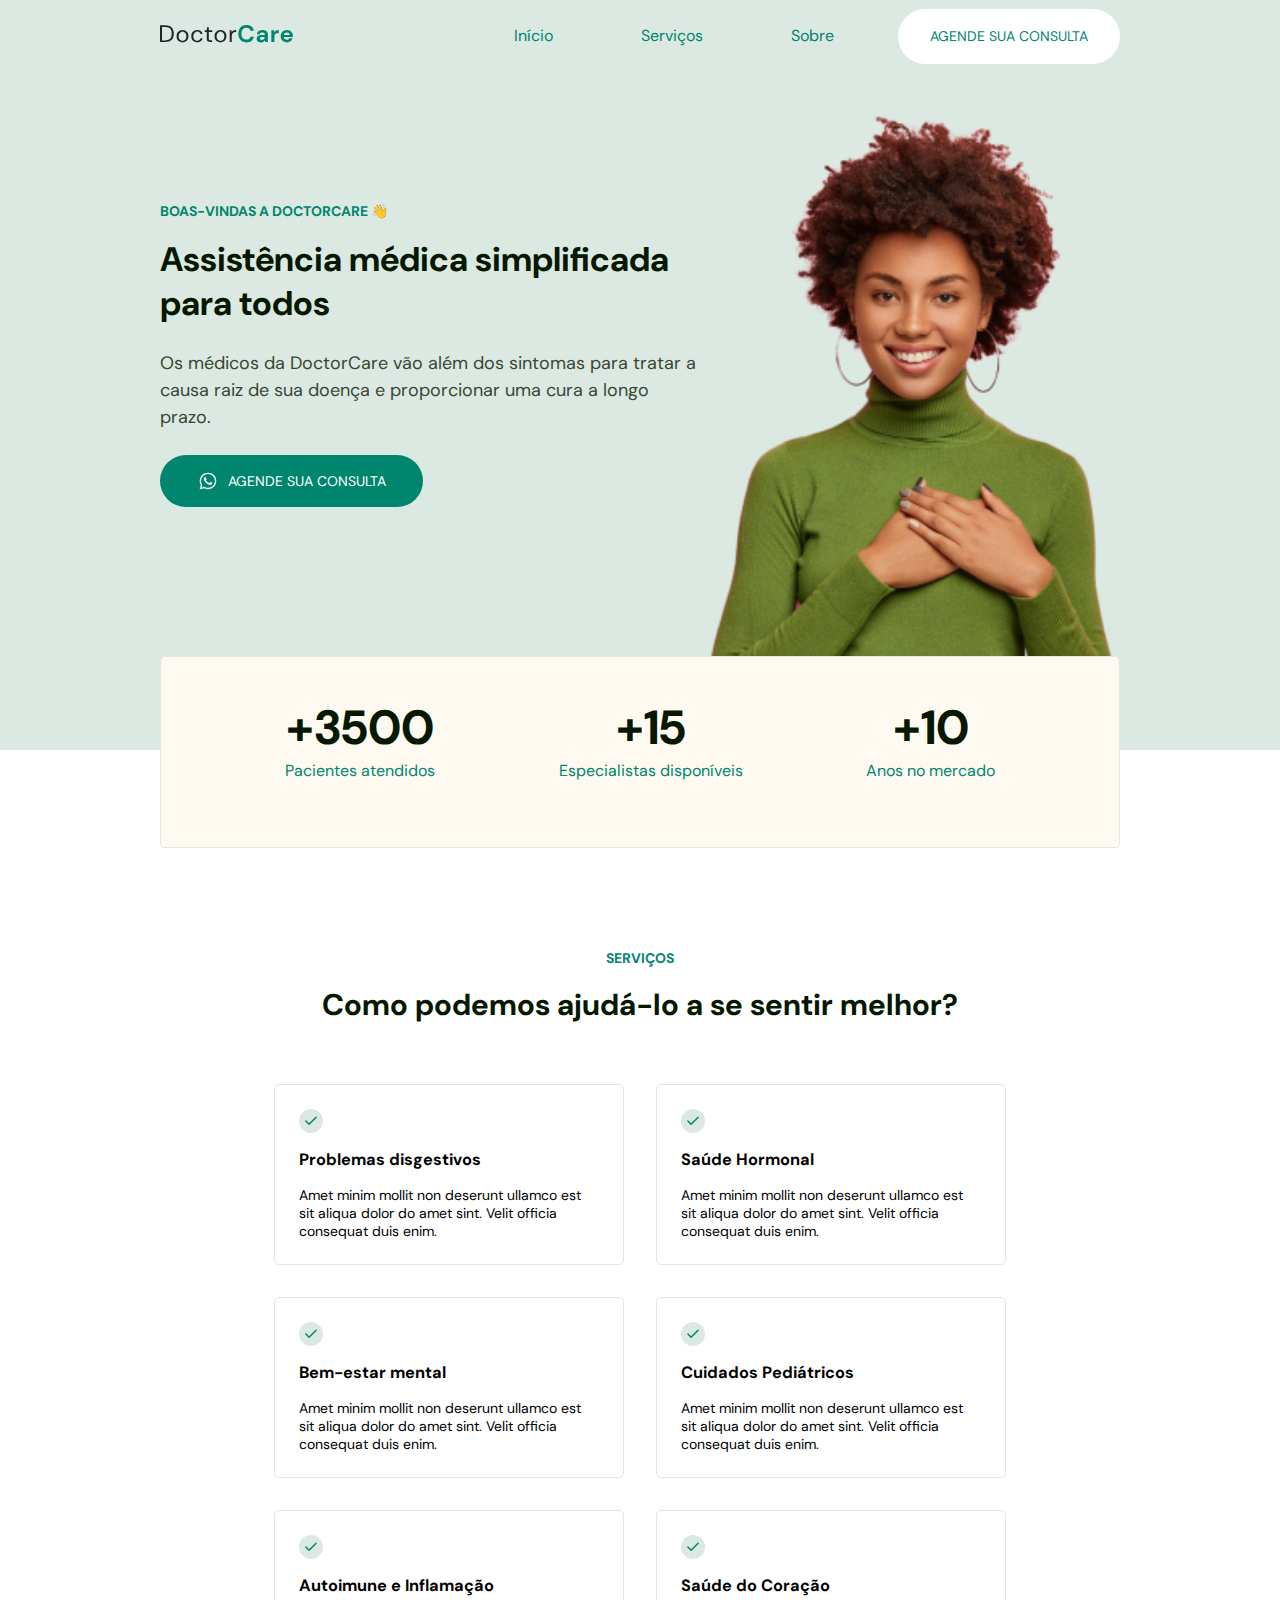
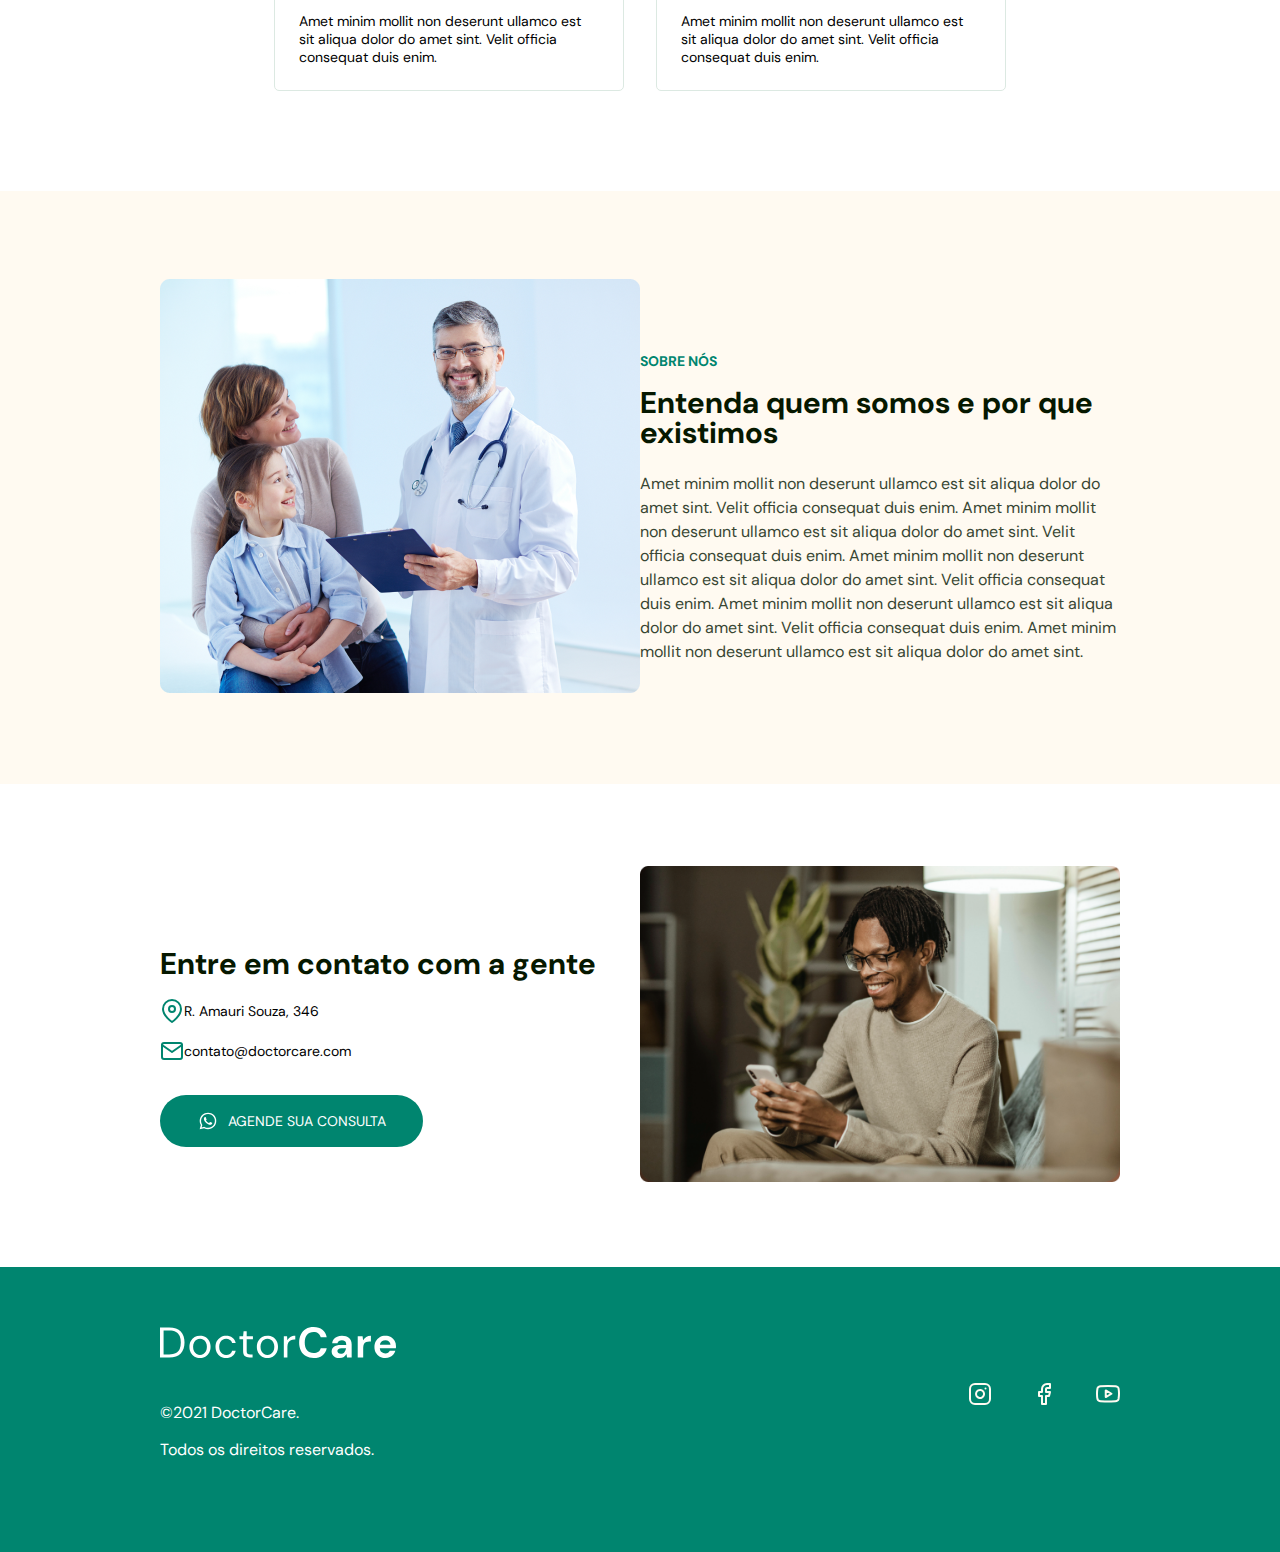
<file: index.html>
<!DOCTYPE html>
<html lang="pt-BR">
<head>
    <meta charset="UTF-8">
    <meta http-equiv="X-UA-Compatible" content="IE=edge">
    <meta name="viewport" content="width=device-width, initial-scale=1.0">
    <link rel="stylesheet" href="styles/style.css">
    <link rel="preconnect" href="https://fonts.googleapis.com">
    <link rel="preconnect" href="https://fonts.gstatic.com" crossorigin>
    <link href="https://fonts.googleapis.com/css2?family=DM+Sans:wght@400;700&family=Miltonian+Tattoo&family=Roboto:wght@400;700&family=Space+Mono&display=swap" rel="stylesheet">
    <title>DoctorCare</title>
</head>
<body class="">
    <div class="bg-light"></div>
    
    <nav>
        <div class="container">
            <a href="#home" class="logo">
                <svg width="133" height="18" viewBox="0 0 133 18" fill="none" xmlns="http://www.w3.org/2000/svg">
                    <path d="M0 17.088V0.287999H5.16C8.12 0.287999 10.296 1.04 11.688 2.544C13.096 4.048 13.8 6.112 13.8 8.736C13.8 11.312 13.096 13.352 11.688 14.856C10.296 16.344 8.12 17.088 5.16 17.088H0ZM2.016 15.408H5.112C6.744 15.408 8.04 15.144 9 14.616C9.976 14.072 10.672 13.304 11.088 12.312C11.504 11.304 11.712 10.112 11.712 8.736C11.712 7.328 11.504 6.12 11.088 5.112C10.672 4.104 9.976 3.328 9 2.784C8.04 2.24 6.744 1.968 5.112 1.968H2.016V15.408Z" fill="#212529"/>
                    <path d="M22.4949 17.376C21.3749 17.376 20.3669 17.12 19.4709 16.608C18.5749 16.096 17.8629 15.376 17.3349 14.448C16.8229 13.504 16.5669 12.4 16.5669 11.136C16.5669 9.872 16.8309 8.776 17.3589 7.848C17.8869 6.904 18.5989 6.176 19.4949 5.664C20.4069 5.152 21.4229 4.896 22.5429 4.896C23.6629 4.896 24.6709 5.152 25.5669 5.664C26.4629 6.176 27.1669 6.904 27.6789 7.848C28.2069 8.776 28.4709 9.872 28.4709 11.136C28.4709 12.4 28.2069 13.504 27.6789 14.448C27.1509 15.376 26.4309 16.096 25.5189 16.608C24.6229 17.12 23.6149 17.376 22.4949 17.376ZM22.4949 15.648C23.1829 15.648 23.8229 15.48 24.4149 15.144C25.0069 14.808 25.4869 14.304 25.8549 13.632C26.2229 12.96 26.4069 12.128 26.4069 11.136C26.4069 10.144 26.2229 9.312 25.8549 8.64C25.5029 7.968 25.0309 7.464 24.4389 7.128C23.8469 6.792 23.2149 6.624 22.5429 6.624C21.8549 6.624 21.2149 6.792 20.6229 7.128C20.0309 7.464 19.5509 7.968 19.1829 8.64C18.8149 9.312 18.6309 10.144 18.6309 11.136C18.6309 12.128 18.8149 12.96 19.1829 13.632C19.5509 14.304 20.0229 14.808 20.5989 15.144C21.1909 15.48 21.8229 15.648 22.4949 15.648Z" fill="#212529"/>
                    <path d="M37.2261 17.376C36.0901 17.376 35.0661 17.12 34.1541 16.608C33.2581 16.08 32.5461 15.352 32.0181 14.424C31.5061 13.48 31.2501 12.384 31.2501 11.136C31.2501 9.888 31.5061 8.8 32.0181 7.872C32.5461 6.928 33.2581 6.2 34.1541 5.688C35.0661 5.16 36.0901 4.896 37.2261 4.896C38.6341 4.896 39.8181 5.264 40.7781 6C41.7541 6.736 42.3701 7.72 42.6261 8.952H40.5621C40.4021 8.216 40.0101 7.648 39.3861 7.248C38.7621 6.832 38.0341 6.624 37.2021 6.624C36.5301 6.624 35.8981 6.792 35.3061 7.128C34.7141 7.464 34.2341 7.968 33.8661 8.64C33.4981 9.312 33.3141 10.144 33.3141 11.136C33.3141 12.128 33.4981 12.96 33.8661 13.632C34.2341 14.304 34.7141 14.816 35.3061 15.168C35.8981 15.504 36.5301 15.672 37.2021 15.672C38.0341 15.672 38.7621 15.472 39.3861 15.072C40.0101 14.656 40.4021 14.072 40.5621 13.32H42.6261C42.3861 14.52 41.7781 15.496 40.8021 16.248C39.8261 17 38.6341 17.376 37.2261 17.376Z" fill="#212529"/>
                    <path d="M50.2974 17.088C49.2094 17.088 48.3534 16.824 47.7294 16.296C47.1054 15.768 46.7934 14.816 46.7934 13.44V6.888H44.7294V5.184H46.7934L47.0574 2.328H48.8094V5.184H52.3134V6.888H48.8094V13.44C48.8094 14.192 48.9614 14.704 49.2654 14.976C49.5694 15.232 50.1054 15.36 50.8734 15.36H52.1214V17.088H50.2974Z" fill="#212529"/>
                    <path d="M60.4506 17.376C59.3306 17.376 58.3226 17.12 57.4266 16.608C56.5306 16.096 55.8186 15.376 55.2906 14.448C54.7786 13.504 54.5226 12.4 54.5226 11.136C54.5226 9.872 54.7866 8.776 55.3146 7.848C55.8426 6.904 56.5546 6.176 57.4506 5.664C58.3626 5.152 59.3786 4.896 60.4986 4.896C61.6186 4.896 62.6266 5.152 63.5226 5.664C64.4186 6.176 65.1226 6.904 65.6346 7.848C66.1626 8.776 66.4266 9.872 66.4266 11.136C66.4266 12.4 66.1626 13.504 65.6346 14.448C65.1066 15.376 64.3866 16.096 63.4746 16.608C62.5786 17.12 61.5706 17.376 60.4506 17.376ZM60.4506 15.648C61.1386 15.648 61.7786 15.48 62.3706 15.144C62.9626 14.808 63.4426 14.304 63.8106 13.632C64.1786 12.96 64.3626 12.128 64.3626 11.136C64.3626 10.144 64.1786 9.312 63.8106 8.64C63.4586 7.968 62.9866 7.464 62.3946 7.128C61.8026 6.792 61.1706 6.624 60.4986 6.624C59.8106 6.624 59.1706 6.792 58.5786 7.128C57.9866 7.464 57.5066 7.968 57.1386 8.64C56.7706 9.312 56.5866 10.144 56.5866 11.136C56.5866 12.128 56.7706 12.96 57.1386 13.632C57.5066 14.304 57.9786 14.808 58.5546 15.144C59.1466 15.48 59.7786 15.648 60.4506 15.648Z" fill="#212529"/>
                    <path d="M69.7097 17.088V5.184H71.5337L71.7017 7.464C72.0697 6.68 72.6297 6.056 73.3817 5.592C74.1337 5.128 75.0617 4.896 76.1657 4.896V7.008H75.6137C74.9097 7.008 74.2617 7.136 73.6697 7.392C73.0777 7.632 72.6057 8.048 72.2537 8.64C71.9017 9.232 71.7257 10.048 71.7257 11.088V17.088H69.7097Z" fill="#212529"/>
                    <path d="M86.4924 17.376C84.7964 17.376 83.3404 17.016 82.1244 16.296C80.9084 15.56 79.9724 14.544 79.3164 13.248C78.6604 11.936 78.3324 10.424 78.3324 8.712C78.3324 7 78.6604 5.488 79.3164 4.176C79.9724 2.864 80.9084 1.84 82.1244 1.104C83.3404 0.368 84.7964 0 86.4924 0C88.5084 0 90.1564 0.504 91.4364 1.512C92.7324 2.504 93.5404 3.904 93.8604 5.712H90.4764C90.2684 4.8 89.8204 4.088 89.1324 3.576C88.4604 3.048 87.5644 2.784 86.4444 2.784C84.8924 2.784 83.6764 3.312 82.7964 4.368C81.9164 5.424 81.4764 6.872 81.4764 8.712C81.4764 10.552 81.9164 12 82.7964 13.056C83.6764 14.096 84.8924 14.616 86.4444 14.616C87.5644 14.616 88.4604 14.376 89.1324 13.896C89.8204 13.4 90.2684 12.72 90.4764 11.856H93.8604C93.5404 13.584 92.7324 14.936 91.4364 15.912C90.1564 16.888 88.5084 17.376 86.4924 17.376Z" fill="#00856F"/>
                    <path d="M101.092 17.376C100.068 17.376 99.2278 17.216 98.5718 16.896C97.9158 16.56 97.4277 16.12 97.1077 15.576C96.7878 15.032 96.6278 14.432 96.6278 13.776C96.6278 12.672 97.0598 11.776 97.9238 11.088C98.7878 10.4 100.084 10.056 101.812 10.056H104.836V9.768C104.836 8.952 104.604 8.352 104.14 7.968C103.676 7.584 103.1 7.392 102.412 7.392C101.788 7.392 101.244 7.544 100.78 7.848C100.316 8.136 100.028 8.568 99.9157 9.144H96.9157C96.9958 8.28 97.2837 7.528 97.7797 6.888C98.2917 6.248 98.9477 5.76 99.7477 5.424C100.548 5.072 101.444 4.896 102.436 4.896C104.132 4.896 105.468 5.32 106.444 6.168C107.42 7.016 107.908 8.216 107.908 9.768V17.088H105.292L105.004 15.168C104.652 15.808 104.156 16.336 103.516 16.752C102.892 17.168 102.084 17.376 101.092 17.376ZM101.788 14.976C102.668 14.976 103.348 14.688 103.828 14.112C104.324 13.536 104.636 12.824 104.764 11.976H102.148C101.332 11.976 100.748 12.128 100.396 12.432C100.044 12.72 99.8678 13.08 99.8678 13.512C99.8678 13.976 100.044 14.336 100.396 14.592C100.748 14.848 101.212 14.976 101.788 14.976Z" fill="#00856F"/>
                    <path d="M111.319 17.088V5.184H114.055L114.343 7.416C114.775 6.648 115.359 6.04 116.095 5.592C116.847 5.128 117.727 4.896 118.735 4.896V8.136H117.871C117.199 8.136 116.599 8.24 116.071 8.448C115.543 8.656 115.127 9.016 114.823 9.528C114.535 10.04 114.391 10.752 114.391 11.664V17.088H111.319Z" fill="#00856F"/>
                    <path d="M126.888 17.376C125.688 17.376 124.624 17.12 123.696 16.608C122.768 16.096 122.04 15.376 121.512 14.448C120.984 13.52 120.72 12.448 120.72 11.232C120.72 10 120.976 8.904 121.488 7.944C122.016 6.984 122.736 6.24 123.648 5.712C124.576 5.168 125.664 4.896 126.912 4.896C128.08 4.896 129.112 5.152 130.008 5.664C130.904 6.176 131.6 6.88 132.096 7.776C132.608 8.656 132.864 9.64 132.864 10.728C132.864 10.904 132.856 11.088 132.84 11.28C132.84 11.472 132.832 11.672 132.816 11.88H123.768C123.832 12.808 124.152 13.536 124.728 14.064C125.32 14.592 126.032 14.856 126.864 14.856C127.488 14.856 128.008 14.72 128.424 14.448C128.856 14.16 129.176 13.792 129.384 13.344H132.504C132.28 14.096 131.904 14.784 131.376 15.408C130.864 16.016 130.224 16.496 129.456 16.848C128.704 17.2 127.848 17.376 126.888 17.376ZM126.912 7.392C126.16 7.392 125.496 7.608 124.92 8.04C124.344 8.456 123.976 9.096 123.816 9.96H129.744C129.696 9.176 129.408 8.552 128.88 8.088C128.352 7.624 127.696 7.392 126.912 7.392Z" fill="#00856F"/>
                </svg>
            </a>

            <div class="mobile-navigation">
                <ul class="menu">
                    <li><a onclick="closeMobileMenu()" href="#">Início</a></li>
                    <li><a onclick="closeMobileMenu()" href="#services">Serviços</a></li>
                    <li><a onclick="closeMobileMenu()" href="#about">Sobre</a></li>
                </ul>
    
                <a href="#contact" class="secondary-btn">Agende sua consulta</a>
    
                <ul class="social-links">
                    <li>
                        <a href="#">
                            <svg width="24" height="24" viewBox="0 0 24 24" fill="none" xmlns="http://www.w3.org/2000/svg">
                        <path d="M17 1.99997H7C4.23858 1.99997 2 4.23855 2 6.99997V17C2 19.7614 4.23858 22 7 22H17C19.7614 22 22 19.7614 22 17V6.99997C22 4.23855 19.7614 1.99997 17 1.99997Z" stroke="#FFFAF1" stroke-width="2" stroke-linecap="round" stroke-linejoin="round"/>
                        <path d="M15.9997 11.3701C16.1231 12.2023 15.981 13.0523 15.5935 13.7991C15.206 14.5459 14.5929 15.1515 13.8413 15.5297C13.0898 15.908 12.2382 16.0397 11.4075 15.906C10.5768 15.7723 9.80947 15.3801 9.21455 14.7852C8.61962 14.1903 8.22744 13.4229 8.09377 12.5923C7.96011 11.7616 8.09177 10.91 8.47003 10.1584C8.84829 9.40691 9.45389 8.7938 10.2007 8.4063C10.9475 8.0188 11.7975 7.87665 12.6297 8.00006C13.4786 8.12594 14.2646 8.52152 14.8714 9.12836C15.4782 9.73521 15.8738 10.5211 15.9997 11.3701Z" stroke="#FFFAF1" stroke-width="2" stroke-linecap="round" stroke-linejoin="round"/>
                        <path d="M17.5 6.49997H17.51" stroke="#FFFAF1" stroke-width="2" stroke-linecap="round" stroke-linejoin="round"/>
                            </svg>
                        </a>
                    </li>
                    <li>
                        <a href="#">
                            <svg width="24" height="24" viewBox="0 0 24 24" fill="none" xmlns="http://www.w3.org/2000/svg">
                                <path d="M18 1.99997H15C13.6739 1.99997 12.4021 2.52675 11.4645 3.46444C10.5268 4.40212 10 5.67389 10 6.99997V9.99997H7V14H10V22H14V14H17L18 9.99997H14V6.99997C14 6.73475 14.1054 6.4804 14.2929 6.29286C14.4804 6.10533 14.7348 5.99997 15 5.99997H18V1.99997Z" stroke="#FFFAF1" stroke-width="2" stroke-linecap="round" stroke-linejoin="round"/>
                            </svg>
                                
                        </a>
                    </li>
                    <li>
                        <a href="#">
                            <svg width="24" height="24" viewBox="0 0 24 24" fill="none" xmlns="http://www.w3.org/2000/svg">
                                <path d="M22.5396 6.42C22.4208 5.94541 22.1789 5.51057 21.8382 5.15941C21.4976 4.80824 21.0703 4.55318 20.5996 4.42C18.8796 4 11.9996 4 11.9996 4C11.9996 4 5.1196 4 3.3996 4.46C2.92884 4.59318 2.50157 4.84824 2.16094 5.19941C1.82031 5.55057 1.57838 5.98541 1.4596 6.46C1.14481 8.20556 0.990831 9.97631 0.999595 11.75C0.988374 13.537 1.14236 15.3213 1.4596 17.08C1.59055 17.5398 1.8379 17.9581 2.17774 18.2945C2.51758 18.6308 2.93842 18.8738 3.3996 19C5.1196 19.46 11.9996 19.46 11.9996 19.46C11.9996 19.46 18.8796 19.46 20.5996 19C21.0703 18.8668 21.4976 18.6118 21.8382 18.2606C22.1789 17.9094 22.4208 17.4746 22.5396 17C22.852 15.2676 23.0059 13.5103 22.9996 11.75C23.0108 9.96295 22.8568 8.1787 22.5396 6.42Z" stroke="#FFFAF1" stroke-width="2" stroke-linecap="round" stroke-linejoin="round"/>
                                <path d="M9.75 15.02L15.5 11.75L9.75 8.48001V15.02Z" stroke="#FFFAF1" stroke-width="2" stroke-linecap="round" stroke-linejoin="round"/>
                            </svg>
                                
                        </a>
                    </li>
                </ul>
            </div>

            <button class="btn-open" onclick="openMobileMenu()">
                <svg width="40" height="40" viewBox="0 0 40 40" fill="none" xmlns="http://www.w3.org/2000/svg">
                    <path d="M10 20H30" stroke="#00856F" stroke-width="2" stroke-linecap="round" stroke-linejoin="round"/>
                    <path d="M10 12H30" stroke="#00856F" stroke-width="2" stroke-linecap="round" stroke-linejoin="round"/>
                    <path d="M18 28L30 28" stroke="#00856F" stroke-width="2" stroke-linecap="round" stroke-linejoin="round"/>
                </svg>
            </button>
            <button class="btn-close" onclick="closeMobileMenu()">
                <svg width="40" height="40" viewBox="0 0 40 40" fill="none" xmlns="http://www.w3.org/2000/svg">
                    <path d="M30 10L10 30M10 10L30 30" stroke="#FFFAF1" stroke-width="2" stroke-linecap="round" stroke-linejoin="round"/>
                </svg>
            </button>
        </div>
    </nav>

    <main>
        <section class="home" id="home">
            <div class="container">
                <div class="home-description">
                    <h4>BOAS-VINDAS A DOCTORCARE 👋</h4>
                    <h1>Assistência médica simplificada para todos</h1>
                    <p>Os médicos da DoctorCare vão além dos sintomas para tratar a causa raiz de sua doença e proporcionar uma cura a longo prazo.</p>
                    <a href="#" class="primary-btn">
                        <svg width="20" height="20" viewBox="0 0 20 20" fill="none" xmlns="http://www.w3.org/2000/svg">
                            <path d="M13.8337 11.6667C13.667 11.5833 12.5837 11.0833 12.417 11C12.2503 10.9167 12.0837 10.9167 11.917 11.0833C11.7503 11.25 11.417 11.75 11.2503 11.9167C11.167 12.0833 11.0003 12.0833 10.8337 12C10.2503 11.75 9.66699 11.4167 9.16699 11C8.75033 10.5833 8.33366 10.0833 8.00033 9.58334C7.91699 9.41668 8.00033 9.25001 8.08366 9.16668C8.16699 9.08334 8.25033 8.91668 8.41699 8.83334C8.50033 8.75001 8.58366 8.58334 8.58366 8.50001C8.66699 8.41668 8.66699 8.25001 8.58366 8.16668C8.50033 8.08334 8.08366 7.08334 7.91699 6.66668C7.83366 6.08334 7.66699 6.08334 7.50033 6.08334C7.41699 6.08334 7.25033 6.08334 7.08366 6.08334C6.91699 6.08334 6.66699 6.25001 6.58366 6.33334C6.08366 6.83334 5.83366 7.41668 5.83366 8.08334C5.91699 8.83334 6.16699 9.58334 6.66699 10.25C7.58366 11.5833 8.75033 12.6667 10.167 13.3333C10.5837 13.5 10.917 13.6667 11.3337 13.75C11.7503 13.9167 12.167 13.9167 12.667 13.8333C13.2503 13.75 13.7503 13.3333 14.0837 12.8333C14.2503 12.5 14.2503 12.1667 14.167 11.8333C14.167 11.8333 14.0003 11.75 13.8337 11.6667ZM15.917 4.08334C12.667 0.833344 7.41699 0.833344 4.16699 4.08334C1.50033 6.75001 1.00033 10.8333 2.83366 14.0833L1.66699 18.3333L6.08366 17.1667C7.33366 17.8333 8.66699 18.1667 10.0003 18.1667C14.5837 18.1667 18.2503 14.5 18.2503 9.91668C18.3337 7.75001 17.417 5.66668 15.917 4.08334ZM13.667 15.75C12.5837 16.4167 11.3337 16.8333 10.0003 16.8333C8.75033 16.8333 7.58366 16.5 6.50033 15.9167L6.25033 15.75L3.66699 16.4167L4.33366 13.9167L4.16699 13.6667C2.16699 10.3333 3.16699 6.16668 6.41699 4.08334C9.66699 2.00001 13.8337 3.08334 15.8337 6.25001C17.8337 9.50001 16.917 13.75 13.667 15.75Z" fill="white"/>
                        </svg>
                        Agende sua consulta             
                    </a>
                </div>
                <div class="home-img">
                    <img src="images/mulher-de-verde.png" alt="Mulher de verde">
                </div>
                <div class="home-stats">
                    <div class="stat">
                        <h3>+3500</h3>
                        <p>Pacientes atendidos</p>
                    </div>
                    <div class="stat">
                        <h3>+15</h3>
                        <p>Especialistas disponíveis</p>
                    </div>
                    <div class="stat">
                        <h3>+10</h3>
                        <p>Anos no mercado</p>
                    </div>
                </div>
            </div>
        </section>

        <section class="services" id="services">
            <div class="container">
                <div class="cards-title">
                    <h4>Serviços</h4>
                    <h3>Como podemos ajudá-lo a se sentir melhor?</h3>
                </div>
                <div class="cards">
                    <div class="card">
                        <svg width="24" height="24" viewBox="0 0 24 24" fill="none" xmlns="http://www.w3.org/2000/svg">
                            <circle cx="12" cy="12" r="12" fill="#DCE9E2"/>
                            <path d="M17.091 8.18182L10.091 15.1818L6.90918 12" stroke="#00856F" stroke-width="1.5" stroke-linecap="round" stroke-linejoin="round"/>
                        </svg>
                        <h3>Problemas disgestivos</h3>
                        <p>Amet minim mollit non deserunt ullamco est sit aliqua dolor do amet sint. Velit officia consequat duis enim.</p>
                    </div>
                    <div class="card">
                        <svg width="24" height="24" viewBox="0 0 24 24" fill="none" xmlns="http://www.w3.org/2000/svg">
                            <circle cx="12" cy="12" r="12" fill="#DCE9E2"/>
                            <path d="M17.091 8.18182L10.091 15.1818L6.90918 12" stroke="#00856F" stroke-width="1.5" stroke-linecap="round" stroke-linejoin="round"/>
                        </svg>
                        <h3>Saúde Hormonal</h3>
                        <p>Amet minim mollit non deserunt ullamco est sit aliqua dolor do amet sint. Velit officia consequat duis enim.</p>
                    </div>
                    <div class="card">
                        <svg width="24" height="24" viewBox="0 0 24 24" fill="none" xmlns="http://www.w3.org/2000/svg">
                            <circle cx="12" cy="12" r="12" fill="#DCE9E2"/>
                            <path d="M17.091 8.18182L10.091 15.1818L6.90918 12" stroke="#00856F" stroke-width="1.5" stroke-linecap="round" stroke-linejoin="round"/>
                        </svg>
                        <h3>Bem-estar mental</h3>
                        <p>Amet minim mollit non deserunt ullamco est sit aliqua dolor do amet sint. Velit officia consequat duis enim.</p>
                    </div>
                    <div class="card">
                        <svg width="24" height="24" viewBox="0 0 24 24" fill="none" xmlns="http://www.w3.org/2000/svg">
                            <circle cx="12" cy="12" r="12" fill="#DCE9E2"/>
                            <path d="M17.091 8.18182L10.091 15.1818L6.90918 12" stroke="#00856F" stroke-width="1.5" stroke-linecap="round" stroke-linejoin="round"/>
                        </svg>
                        <h3>Cuidados Pediátricos</h3>
                        <p>Amet minim mollit non deserunt ullamco est sit aliqua dolor do amet sint. Velit officia consequat duis enim.</p>
                    </div>
                    <div class="card">
                        <svg width="24" height="24" viewBox="0 0 24 24" fill="none" xmlns="http://www.w3.org/2000/svg">
                            <circle cx="12" cy="12" r="12" fill="#DCE9E2"/>
                            <path d="M17.091 8.18182L10.091 15.1818L6.90918 12" stroke="#00856F" stroke-width="1.5" stroke-linecap="round" stroke-linejoin="round"/>
                        </svg>
                        <h3>Autoimune e Inflamação</h3>
                        <p>Amet minim mollit non deserunt ullamco est sit aliqua dolor do amet sint. Velit officia consequat duis enim.</p>
                    </div>
                    <div class="card">
                        <svg width="24" height="24" viewBox="0 0 24 24" fill="none" xmlns="http://www.w3.org/2000/svg">
                            <circle cx="12" cy="12" r="12" fill="#DCE9E2"/>
                            <path d="M17.091 8.18182L10.091 15.1818L6.90918 12" stroke="#00856F" stroke-width="1.5" stroke-linecap="round" stroke-linejoin="round"/>
                        </svg>
                        <h3>Saúde do Coração</h3>
                        <p>Amet minim mollit non deserunt ullamco est sit aliqua dolor do amet sint. Velit officia consequat duis enim.</p>
                    </div>
                </div>
            </div>
        </section>

        <section class="about" id="about">
            <div class="container">
                <div class="about-description">
                    <h4>sobre nós</h4>
                    <h3>Entenda quem somos e por que existimos</h3>
                    <p>Amet minim mollit non deserunt ullamco est sit aliqua dolor do amet sint. Velit officia consequat duis enim. Amet minim mollit non deserunt ullamco est sit aliqua dolor do amet sint. Velit officia consequat duis enim. Amet minim mollit non deserunt ullamco est sit aliqua dolor do amet sint. Velit officia consequat duis enim. Amet minim mollit non deserunt ullamco est sit aliqua dolor do amet sint. Velit officia consequat duis enim. Amet minim mollit non deserunt ullamco est sit aliqua dolor do amet sint.</p>
                </div>
                <div class="about-img">
                    <img src="images/happy-doctor-holding-a-clipboard-with-patients.png" alt="Doutor Feliz">
                </div>
            </div>
        </section>

        <section class="contact" id="contact">
            <div class="container">
                <div class="adress">
                    <h3>Entre em contato com a gente</h3>
                    <span>
                        <svg width="24" height="24" viewBox="0 0 24 24" fill="none" xmlns="http://www.w3.org/2000/svg">
                        <path d="M21 10C21 17 12 23 12 23C12 23 3 17 3 10C3 7.61305 3.94821 5.32387 5.63604 3.63604C7.32387 1.94821 9.61305 1 12 1C14.3869 1 16.6761 1.94821 18.364 3.63604C20.0518 5.32387 21 7.61305 21 10Z" stroke="#00856F" stroke-width="2" stroke-linecap="round" stroke-linejoin="round"/>
                        <path d="M12 13C13.6569 13 15 11.6569 15 10C15 8.34315 13.6569 7 12 7C10.3431 7 9 8.34315 9 10C9 11.6569 10.3431 13 12 13Z" stroke="#00856F" stroke-width="2" stroke-linecap="round" stroke-linejoin="round"/>
                        </svg>
                        R. Amauri Souza, 346
                    </span>
                    <span>
                        <svg width="24" height="24" viewBox="0 0 24 24" fill="none" xmlns="http://www.w3.org/2000/svg">
                            <path d="M4 4H20C21.1 4 22 4.9 22 6V18C22 19.1 21.1 20 20 20H4C2.9 20 2 19.1 2 18V6C2 4.9 2.9 4 4 4Z" stroke="#00856F" stroke-width="2" stroke-linecap="round" stroke-linejoin="round"/>
                            <path d="M22 6L12 13L2 6" stroke="#00856F" stroke-width="2" stroke-linecap="round" stroke-linejoin="round"/>
                        </svg>
                        contato@doctorcare.com
                    </span>
                    <a href="#" class="primary-btn">
                        <svg width="20" height="20" viewBox="0 0 20 20" fill="none" xmlns="http://www.w3.org/2000/svg">
                            <path d="M13.8337 11.6667C13.667 11.5833 12.5837 11.0833 12.417 11C12.2503 10.9167 12.0837 10.9167 11.917 11.0833C11.7503 11.25 11.417 11.75 11.2503 11.9167C11.167 12.0833 11.0003 12.0833 10.8337 12C10.2503 11.75 9.66699 11.4167 9.16699 11C8.75033 10.5833 8.33366 10.0833 8.00033 9.58334C7.91699 9.41668 8.00033 9.25001 8.08366 9.16668C8.16699 9.08334 8.25033 8.91668 8.41699 8.83334C8.50033 8.75001 8.58366 8.58334 8.58366 8.50001C8.66699 8.41668 8.66699 8.25001 8.58366 8.16668C8.50033 8.08334 8.08366 7.08334 7.91699 6.66668C7.83366 6.08334 7.66699 6.08334 7.50033 6.08334C7.41699 6.08334 7.25033 6.08334 7.08366 6.08334C6.91699 6.08334 6.66699 6.25001 6.58366 6.33334C6.08366 6.83334 5.83366 7.41668 5.83366 8.08334C5.91699 8.83334 6.16699 9.58334 6.66699 10.25C7.58366 11.5833 8.75033 12.6667 10.167 13.3333C10.5837 13.5 10.917 13.6667 11.3337 13.75C11.7503 13.9167 12.167 13.9167 12.667 13.8333C13.2503 13.75 13.7503 13.3333 14.0837 12.8333C14.2503 12.5 14.2503 12.1667 14.167 11.8333C14.167 11.8333 14.0003 11.75 13.8337 11.6667ZM15.917 4.08334C12.667 0.833344 7.41699 0.833344 4.16699 4.08334C1.50033 6.75001 1.00033 10.8333 2.83366 14.0833L1.66699 18.3333L6.08366 17.1667C7.33366 17.8333 8.66699 18.1667 10.0003 18.1667C14.5837 18.1667 18.2503 14.5 18.2503 9.91668C18.3337 7.75001 17.417 5.66668 15.917 4.08334ZM13.667 15.75C12.5837 16.4167 11.3337 16.8333 10.0003 16.8333C8.75033 16.8333 7.58366 16.5 6.50033 15.9167L6.25033 15.75L3.66699 16.4167L4.33366 13.9167L4.16699 13.6667C2.16699 10.3333 3.16699 6.16668 6.41699 4.08334C9.66699 2.00001 13.8337 3.08334 15.8337 6.25001C17.8337 9.50001 16.917 13.75 13.667 15.75Z" fill="white"/>
                        </svg>
                        Agende sua consulta             
                    </a>
                </div>
                <div class="contact-img">
                    <img src="images/pic.png" alt="Homem">
                </div>
            </div>
        </section>
    </main>

    <footer class="footer" id="footer">
        <div class="container">
            <div class="footer-logo">
                <svg width="236" height="31" viewBox="0 0 236 31" fill="none" xmlns="http://www.w3.org/2000/svg">
                    <path d="M0 30.4862V0.513811H9.16546C14.4232 0.513811 18.2883 1.85543 20.7608 4.53867C23.2618 7.22192 24.5123 10.9042 24.5123 15.5856C24.5123 20.1814 23.2618 23.8209 20.7608 26.5041C18.2883 29.1588 14.4232 30.4862 9.16546 30.4862H0ZM3.58093 27.489H9.0802C11.979 27.489 14.2811 27.018 15.9863 26.076C17.7199 25.1054 18.9562 23.7353 19.6951 21.9655C20.434 20.1671 20.8035 18.0405 20.8035 15.5856C20.8035 13.0737 20.434 10.9185 19.6951 9.12017C18.9562 7.32182 17.7199 5.93738 15.9863 4.96685C14.2811 3.99632 11.979 3.51105 9.0802 3.51105H3.58093V27.489Z" fill="white"/>
                    <path d="M39.9567 31C37.9673 31 36.1768 30.5433 34.5853 29.6298C32.9938 28.7164 31.7291 27.4319 30.7912 25.7762C29.8818 24.0921 29.4271 22.1225 29.4271 19.8674C29.4271 17.6123 29.896 15.657 30.8339 14.0014C31.7717 12.3172 33.0364 11.0184 34.6279 10.105C36.2479 9.19153 38.0525 8.73481 40.0419 8.73481C42.0313 8.73481 43.8218 9.19153 45.4133 10.105C47.0049 11.0184 48.2553 12.3172 49.1648 14.0014C50.1026 15.657 50.5716 17.6123 50.5716 19.8674C50.5716 22.1225 50.1026 24.0921 49.1648 25.7762C48.2269 27.4319 46.948 28.7164 45.3281 29.6298C43.7366 30.5433 41.9461 31 39.9567 31ZM39.9567 27.9171C41.1787 27.9171 42.3156 27.6174 43.3671 27.018C44.4186 26.4185 45.2712 25.5193 45.9249 24.3204C46.5786 23.1215 46.9054 21.6372 46.9054 19.8674C46.9054 18.0976 46.5786 16.6133 45.9249 15.4144C45.2997 14.2155 44.4613 13.3163 43.4097 12.7169C42.3582 12.1174 41.2356 11.8177 40.0419 11.8177C38.8199 11.8177 37.6831 12.1174 36.6315 12.7169C35.58 13.3163 34.7274 14.2155 34.0737 15.4144C33.4201 16.6133 33.0932 18.0976 33.0932 19.8674C33.0932 21.6372 33.4201 23.1215 34.0737 24.3204C34.7274 25.5193 35.5658 26.4185 36.5889 27.018C37.6405 27.6174 38.763 27.9171 39.9567 27.9171Z" fill="white"/>
                    <path d="M66.1229 31C64.1051 31 62.2862 30.5433 60.6662 29.6298C59.0747 28.6878 57.81 27.389 56.8722 25.7334C55.9627 24.0493 55.508 22.0939 55.508 19.8674C55.508 17.6409 55.9627 15.6998 56.8722 14.0442C57.81 12.36 59.0747 11.0612 60.6662 10.1478C62.2862 9.2058 64.1051 8.73481 66.1229 8.73481C68.6238 8.73481 70.7269 9.39134 72.4321 10.7044C74.1657 12.0175 75.2599 13.773 75.7146 15.971H72.0485C71.7643 14.6579 71.068 13.6446 69.9596 12.9309C68.8512 12.1888 67.5581 11.8177 66.0802 11.8177C64.8866 11.8177 63.764 12.1174 62.7125 12.7169C61.6609 13.3163 60.8083 14.2155 60.1547 15.4144C59.501 16.6133 59.1742 18.0976 59.1742 19.8674C59.1742 21.6372 59.501 23.1215 60.1547 24.3204C60.8083 25.5193 61.6609 26.4328 62.7125 27.0608C63.764 27.6602 64.8866 27.9599 66.0802 27.9599C67.5581 27.9599 68.8512 27.6031 69.9596 26.8895C71.068 26.1473 71.7643 25.1054 72.0485 23.7638H75.7146C75.2883 25.9047 74.2084 27.646 72.4748 28.9876C70.7411 30.3292 68.6238 31 66.1229 31Z" fill="white"/>
                    <path d="M89.3409 30.4862C87.4084 30.4862 85.8879 30.0152 84.7795 29.0732C83.6711 28.1312 83.117 26.4328 83.117 23.9779V12.2887H79.4508V9.24862H83.117L83.5859 4.15332H86.6979V9.24862H92.9219V12.2887H86.6979V23.9779C86.6979 25.3195 86.9679 26.233 87.5079 26.7182C88.0478 27.175 88.9999 27.4033 90.3641 27.4033H92.5808V30.4862H89.3409Z" fill="white"/>
                    <path d="M107.375 31C105.386 31 103.596 30.5433 102.004 29.6298C100.413 28.7164 99.1479 27.4319 98.21 25.7762C97.3006 24.0921 96.8458 22.1225 96.8458 19.8674C96.8458 17.6123 97.3148 15.657 98.2526 14.0014C99.1905 12.3172 100.455 11.0184 102.047 10.105C103.667 9.19153 105.471 8.73481 107.461 8.73481C109.45 8.73481 111.241 9.19153 112.832 10.105C114.424 11.0184 115.674 12.3172 116.584 14.0014C117.521 15.657 117.99 17.6123 117.99 19.8674C117.99 22.1225 117.521 24.0921 116.584 25.7762C115.646 27.4319 114.367 28.7164 112.747 29.6298C111.155 30.5433 109.365 31 107.375 31ZM107.375 27.9171C108.598 27.9171 109.734 27.6174 110.786 27.018C111.837 26.4185 112.69 25.5193 113.344 24.3204C113.997 23.1215 114.324 21.6372 114.324 19.8674C114.324 18.0976 113.997 16.6133 113.344 15.4144C112.718 14.2155 111.88 13.3163 110.828 12.7169C109.777 12.1174 108.654 11.8177 107.461 11.8177C106.239 11.8177 105.102 12.1174 104.05 12.7169C102.999 13.3163 102.146 14.2155 101.493 15.4144C100.839 16.6133 100.512 18.0976 100.512 19.8674C100.512 21.6372 100.839 23.1215 101.493 24.3204C102.146 25.5193 102.985 26.4185 104.008 27.018C105.059 27.6174 106.182 27.9171 107.375 27.9171Z" fill="white"/>
                    <path d="M123.822 30.4862V9.24862H127.062L127.36 13.3163C128.014 11.9176 129.009 10.8043 130.344 9.97652C131.68 9.14871 133.329 8.73481 135.289 8.73481V12.5028H134.309C133.059 12.5028 131.908 12.7311 130.856 13.1878C129.804 13.616 128.966 14.3582 128.341 15.4144C127.716 16.4705 127.403 17.9263 127.403 19.7818V30.4862H123.822Z" fill="white"/>
                    <path d="M153.632 31C150.62 31 148.034 30.3577 145.874 29.0732C143.714 27.7601 142.051 25.9475 140.886 23.6354C139.721 21.2947 139.138 18.5971 139.138 15.5428C139.138 12.4885 139.721 9.79098 140.886 7.45027C142.051 5.10958 143.714 3.28269 145.874 1.96961C148.034 0.656538 150.62 0 153.632 0C157.213 0 160.141 0.899171 162.414 2.69751C164.716 4.46731 166.151 6.96501 166.72 10.1906H160.709C160.34 8.56354 159.544 7.29328 158.322 6.37983C157.128 5.43785 155.537 4.96685 153.547 4.96685C150.79 4.96685 148.63 5.90884 147.067 7.79282C145.504 9.6768 144.723 12.2601 144.723 15.5428C144.723 18.8255 145.504 21.4088 147.067 23.2928C148.63 25.1483 150.79 26.076 153.547 26.076C155.537 26.076 157.128 25.6478 158.322 24.7914C159.544 23.9065 160.34 22.6934 160.709 21.1519H166.72C166.151 24.2348 164.716 26.6469 162.414 28.3881C160.141 30.1294 157.213 31 153.632 31Z" fill="white"/>
                    <path d="M179.564 31C177.746 31 176.254 30.7146 175.088 30.1436C173.923 29.5442 173.056 28.7592 172.488 27.7887C171.919 26.8181 171.635 25.7477 171.635 24.5773C171.635 22.6077 172.403 21.0092 173.937 19.7818C175.472 18.5543 177.774 17.9406 180.843 17.9406H186.215V17.4268C186.215 15.971 185.803 14.9006 184.978 14.2155C184.154 13.5304 183.131 13.1878 181.909 13.1878C180.801 13.1878 179.834 13.459 179.01 14.0014C178.186 14.5152 177.675 15.2859 177.476 16.3135H172.147C172.289 14.7721 172.8 13.4305 173.682 12.2887C174.591 11.1469 175.756 10.2762 177.177 9.6768C178.598 9.0488 180.19 8.73481 181.952 8.73481C184.964 8.73481 187.337 9.49125 189.071 11.0041C190.805 12.517 191.671 14.6579 191.671 17.4268V30.4862H187.025L186.513 27.0608C185.888 28.2026 185.007 29.1446 183.87 29.8867C182.762 30.6289 181.327 31 179.564 31ZM180.801 26.7182C182.364 26.7182 183.572 26.2044 184.424 25.1768C185.305 24.1492 185.859 22.8789 186.087 21.366H181.44C179.991 21.366 178.953 21.6372 178.328 22.1796C177.703 22.6934 177.39 23.3356 177.39 24.1064C177.39 24.9342 177.703 25.5764 178.328 26.0331C178.953 26.4899 179.778 26.7182 180.801 26.7182Z" fill="white"/>
                    <path d="M197.731 30.4862V9.24862H202.591L203.103 13.2307C203.87 11.8605 204.907 10.7758 206.215 9.97652C207.55 9.14871 209.113 8.73481 210.904 8.73481V14.5152H209.369C208.176 14.5152 207.11 14.7007 206.172 15.0718C205.234 15.4429 204.495 16.0852 203.955 16.9986C203.444 17.9121 203.188 19.1823 203.188 20.8094V30.4862H197.731Z" fill="white"/>
                    <path d="M225.385 31C223.254 31 221.364 30.5433 219.715 29.6298C218.067 28.7164 216.774 27.4319 215.836 25.7762C214.898 24.1206 214.429 22.2081 214.429 20.0387C214.429 17.8407 214.884 15.8854 215.793 14.1727C216.731 12.4599 218.01 11.1326 219.63 10.1906C221.278 9.22007 223.211 8.73481 225.428 8.73481C227.502 8.73481 229.335 9.19153 230.927 10.105C232.519 11.0184 233.755 12.2744 234.636 13.8729C235.545 15.4429 236 17.1984 236 19.1395C236 19.4535 235.986 19.7818 235.957 20.1243C235.957 20.4669 235.943 20.8237 235.915 21.1948H219.843C219.957 22.8504 220.525 24.1492 221.548 25.0912C222.6 26.0331 223.865 26.5041 225.342 26.5041C226.451 26.5041 227.375 26.2615 228.113 25.7762C228.881 25.2624 229.449 24.6059 229.819 23.8066H235.361C234.963 25.1483 234.295 26.3757 233.357 27.489C232.448 28.5737 231.311 29.43 229.947 30.058C228.611 30.686 227.09 31 225.385 31ZM225.428 13.1878C224.092 13.1878 222.913 13.5732 221.889 14.3439C220.866 15.0861 220.213 16.2279 219.928 17.7693H230.458C230.373 16.3706 229.861 15.2574 228.923 14.4296C227.986 13.6017 226.82 13.1878 225.428 13.1878Z" fill="white"/>
                </svg>
                <p>©2021 DoctorCare.</p>
                <p>Todos os direitos reservados.</p>
            </div>
            <ul class="social-links">
                <li>
                    <a href="#">
                        <svg width="24" height="24" viewBox="0 0 24 24" fill="none" xmlns="http://www.w3.org/2000/svg">
                    <path d="M17 1.99997H7C4.23858 1.99997 2 4.23855 2 6.99997V17C2 19.7614 4.23858 22 7 22H17C19.7614 22 22 19.7614 22 17V6.99997C22 4.23855 19.7614 1.99997 17 1.99997Z" stroke="#FFFAF1" stroke-width="2" stroke-linecap="round" stroke-linejoin="round"/>
                    <path d="M15.9997 11.3701C16.1231 12.2023 15.981 13.0523 15.5935 13.7991C15.206 14.5459 14.5929 15.1515 13.8413 15.5297C13.0898 15.908 12.2382 16.0397 11.4075 15.906C10.5768 15.7723 9.80947 15.3801 9.21455 14.7852C8.61962 14.1903 8.22744 13.4229 8.09377 12.5923C7.96011 11.7616 8.09177 10.91 8.47003 10.1584C8.84829 9.40691 9.45389 8.7938 10.2007 8.4063C10.9475 8.0188 11.7975 7.87665 12.6297 8.00006C13.4786 8.12594 14.2646 8.52152 14.8714 9.12836C15.4782 9.73521 15.8738 10.5211 15.9997 11.3701Z" stroke="#FFFAF1" stroke-width="2" stroke-linecap="round" stroke-linejoin="round"/>
                    <path d="M17.5 6.49997H17.51" stroke="#FFFAF1" stroke-width="2" stroke-linecap="round" stroke-linejoin="round"/>
                        </svg>
                    </a>
                </li>
                <li>
                    <a href="#">
                        <svg width="24" height="24" viewBox="0 0 24 24" fill="none" xmlns="http://www.w3.org/2000/svg">
                            <path d="M18 1.99997H15C13.6739 1.99997 12.4021 2.52675 11.4645 3.46444C10.5268 4.40212 10 5.67389 10 6.99997V9.99997H7V14H10V22H14V14H17L18 9.99997H14V6.99997C14 6.73475 14.1054 6.4804 14.2929 6.29286C14.4804 6.10533 14.7348 5.99997 15 5.99997H18V1.99997Z" stroke="#FFFAF1" stroke-width="2" stroke-linecap="round" stroke-linejoin="round"/>
                        </svg>
                            
                    </a>
                </li>
                <li>
                    <a href="#">
                        <svg width="24" height="24" viewBox="0 0 24 24" fill="none" xmlns="http://www.w3.org/2000/svg">
                            <path d="M22.5396 6.42C22.4208 5.94541 22.1789 5.51057 21.8382 5.15941C21.4976 4.80824 21.0703 4.55318 20.5996 4.42C18.8796 4 11.9996 4 11.9996 4C11.9996 4 5.1196 4 3.3996 4.46C2.92884 4.59318 2.50157 4.84824 2.16094 5.19941C1.82031 5.55057 1.57838 5.98541 1.4596 6.46C1.14481 8.20556 0.990831 9.97631 0.999595 11.75C0.988374 13.537 1.14236 15.3213 1.4596 17.08C1.59055 17.5398 1.8379 17.9581 2.17774 18.2945C2.51758 18.6308 2.93842 18.8738 3.3996 19C5.1196 19.46 11.9996 19.46 11.9996 19.46C11.9996 19.46 18.8796 19.46 20.5996 19C21.0703 18.8668 21.4976 18.6118 21.8382 18.2606C22.1789 17.9094 22.4208 17.4746 22.5396 17C22.852 15.2676 23.0059 13.5103 22.9996 11.75C23.0108 9.96295 22.8568 8.1787 22.5396 6.42Z" stroke="#FFFAF1" stroke-width="2" stroke-linecap="round" stroke-linejoin="round"/>
                            <path d="M9.75 15.02L15.5 11.75L9.75 8.48001V15.02Z" stroke="#FFFAF1" stroke-width="2" stroke-linecap="round" stroke-linejoin="round"/>
                        </svg>
                            
                    </a>
                </li>
            </ul>
        </div>
    </footer>
    <script src="scripts/script.js"></script>
</body>
</html>
</file>
<file: styles/style.css>
*{
    padding: 0;
    margin: 0;
    text-decoration: none;
    box-sizing: border-box;
}
:root{
    /*Shades of GREEN*/ 
    --primary-brand: #00856F;
    --primary-brand-light: #DCE9E2;
    --primary-brand-light-2: #F7F9F9;
    --primary-brand-dark: #00453A;
    /*Shades of BEIGE*/
    --brand-light: #FFFAF1;
    /*Secondary Colors*/
    --secondary-brand: #061800;
    --secondary-brand-paragraph: #384633;
    /*Shade of WHITE*/
    --white: #fff;

    font-size: 62.5%;
}
html{
    scroll-behavior: smooth;
    overflow: overlay;
}
body{    
    height: 1000px;
    margin: 0;
    padding: 0;
    font-family: 'DM Sans', sans-serif;
    font-size: 1.4rem;
}
ul{
    list-style:  none;
}
nav{
    background-color: var(--primary-brand-light);
    height: 7.2rem;
}
.container{
    display: flex;
    justify-content: space-between;
    align-items: center;
    width: 32.7rem;
    height: 100%;
    margin-inline: auto;
}
.primary-btn{
    display: flex;
    justify-content: center;
    align-items: center;
    gap: 1rem;

    width: 26.3rem;
    height: 5.2rem;

    background-color: var(--primary-brand);
    color: var(--white);
    border-radius: 3rem;
    transition-duration: 200ms;
    text-transform: uppercase;
}
.primary-btn:hover{
    background-color: var(--primary-brand-dark);
}
.btn-open,
.btn-close{
    border: none;
    background: none;
    cursor: pointer;
}
.btn-close{
    visibility: hidden;
    position: absolute;
}

nav.scroll{
    position: fixed;
    width: 100vw;
    background-color: var(--primary-brand);
    transition: .2s;
    top: 0;
}
nav.scroll .btn-open svg path{
    stroke: var(--white)
}
nav.scroll .logo svg path{
    fill: var(--white);
}
nav.scroll ul.menu li a{
    color: var(--white);
}
nav.scroll ul.menu li a:hover{
    border-bottom: 1px solid var(--white);
}
nav.scroll a.secondary-btn{
    background-color: var(--primary-brand);
    color: var(--white);
    border: 1px solid var(--white);
    transition: background 200ms;
}
nav.scroll a.secondary-btn:hover{
    background-color: var(--white);
    color: var(--primary-brand);
}

.bg-light{
    width: 100vw;
    height: calc(100vh + 10rem);
    background-color: var(--primary-brand-light);
    position: absolute;
    top: 0rem;
    left: 0;
    z-index: -100;
}

/*===================MENU MOBILE OPEN====================*/
body.mobile-menu-opened{
    position: absolute;
    width: 100vw;
    height: 100vh;
    background-color: var(--primary-brand);
    overflow-y: hidden;
}
body.mobile-menu-opened nav{
    background-color: var(--primary-brand);
}
body.mobile-menu-opened nav .logo svg path{
    fill: var(--white);
}
body.mobile-menu-opened nav button.btn-close{
    position: relative;
    visibility: visible;
    z-index: 100;
}
body.mobile-menu-opened nav button.btn-close svg path{
    stroke: var(--white);
}
body.mobile-menu-opened nav div.mobile-navigation{
    position: absolute;
    top: 7.2rem;
    left: 0;
    visibility: visible;
    width: 100%;
    height: 100vh;
    
    background-color: var(--primary-brand);
}
/*body.mobile-menu-opened .container{
    position: relative;
}*/
.mobile-navigation{
    display: flex;
    flex-direction: column;
    justify-content: flex-start;
    align-items: center;
    visibility: hidden;
    position: absolute;
    z-index:100;
}
.social-links{
    display: flex;
    justify-content: center;
    align-items: center;
    gap: 4rem;
}
.secondary-btn{
    font-size: 1.4rem;
    line-height: 2.3rem;
    text-transform: uppercase;
    color: var(--primary-brand);
    background-color: var(--white);
    border-radius: 3rem;
    padding: 1.6rem 3.2rem;
    margin-bottom: 6rem;
    transition: background 200ms;
}
.menu {
    display: flex;
    flex-direction: column;
    justify-content: center;
    align-items: center;
    gap: 4rem;
    margin-top: 3rem;
    margin-bottom: 4.8rem;
}

ul.menu li a{
    color: var(--white);
    font-size: 2.4rem;
    line-height: 3.1;
    text-align: center;
    padding: 2.3rem 2.4rem;
}
ul.menu li a:hover{
    border-bottom: 1px solid var(--primary-brand);
}

section.home .container{
    flex-direction: column;
}
section.home{
    margin-top: 4rem;
}
section.home h4{
    font-size: 1.4rem;
    font-weight: 700;
    line-height: 150%;
    margin-bottom: 1.6rem;
    color: var(--primary-brand);
}
section.home h1{
    font-size: 3.4rem;
    font-weight: 700;
    line-height: 130%;
    color: var(--secondary-brand);
    text-align: center;
    margin-bottom: 2.4rem;
}
section.home p{
    font-size: 1.8rem;
    font-weight: 400;
    line-height: 150%;
    color: var(--secondary-brand-paragraph);
    text-align: center;
    margin-bottom: 2.4rem;
}
section.home a.primary-btn{
    margin-bottom: 6rem;
    margin-inline: auto;
}
section.home .home-img img{
    margin-bottom: -1rem;
}
section.home .home-stats{
    background-color: var(--brand-light);
    width: 100%;
    border-radius: .5rem;
    border: 1px solid var(--primary-brand-light);
}
section.home .home-stats{
    margin-bottom: 10rem;
}
section.home .stat{
    margin-block: 4rem
}
section.home .stat h3{
    font-size: 4.8rem;
    font-weight: 700;
    line-height: 130%;
    color: var(--secondary-brand);
    text-align: center;
}
section.home .stat p{
    font-size: 1.6rem;
    font-weight: 400;
    line-height: 150%;
    color: var(--primary-brand);
    text-align: center;
}

section.services .container{
    flex-direction: column;
}
section.services .cards-title{
    width: 100%;
}
section.services .cards-title h4{
    font-size: 1.4rem;
    font-weight: 700;
    line-height: 150%;
    color: var(--primary-brand);
    text-align: center;
    text-transform: uppercase;
    margin-bottom: 1.6rem;
}
section.services .cards-title h3{
    font-size: 3.0rem;
    font-weight: 700;
    line-height: 3.9rem;
    color: var(--secondary-brand);
    text-align: center;
    margin-bottom: 6rem;
}
section.services .cards {
    display: flex;
    flex-direction: column;
    justify-content: center;
    gap: 3.2rem;
    width: 100%;
    margin-bottom: 10rem;
}
section.services .cards .card{
    display: flex;
    flex-direction: column;
    gap: 1.6rem;
    background-color: var(--white);
    border: 1px solid var(--primary-brand-light);
    border-radius: .5rem;
    padding: 2.4rem;
}

section.about{
    background-color: var(--brand-light);
}
section.about .container{
    flex-direction: column;
}
section.about .about-description h4{
    font-size: 1.4rem;
    font-weight: 700;
    line-height: 150%;
    color: var(--primary-brand);
    text-transform: uppercase;
    margin-top: 10rem;
    margin-bottom: 1.6rem;
}
section.about .about-description h3{
    font-size: 3.0rem;
    font-weight: 700;
    line-height: 3.0rem;
    color: var(--secondary-brand);
    text-align: center;
    margin-bottom: 2.4rem;
}
section.about .about-description p{
    font-size: 1.6rem;
    font-weight: 400;
    line-height: 150%;
    color: var(--secondary-brand-paragraph);
    margin-bottom: 6rem;
}
section.about .about-img img{
    width: 100%;
    margin-bottom: 10rem;
}

section.contact .container{
    flex-direction: column;
}
section.contact .adress h3{
    font-size: 3.0rem;
    font-weight: 700;
    line-height: 3.9rem;
    color: var(--secondary-brand);
    margin-top: 10rem;
}
section.contact .adress span{
    display: flex;
    align-items: center;
    margin-top: 1.6rem
}
section.contact .primary-btn{
    margin-top: 3.2rem;
    margin-bottom: 6rem;
}
section.contact .contact-img img{
    margin-bottom: 10rem;
    width: 100%;
}

footer{
    background-color: var(--primary-brand);
    height: 28.5rem;
}
footer .container{
    flex-direction: column;
    justify-content: initial;
    align-items: initial;
}
footer .footer-logo svg{
    margin-top:6rem;
    margin-bottom: 2.4rem;
}
footer .footer-logo p{
    font-size: 1.6rem;
    line-height: 2.1rem;
    font-weight: 400;
    color: var(--white);
    margin-top: 1.6rem;
}
footer .container .social-links{
    justify-content: initial;
    margin-top: 3.2rem;
    margin-bottom: 6rem;
}


@media (min-width: 1024px){
    .bg-light{
        height: 75rem;
    }

    .btn-open{
        display: none;
    }

    .mobile-navigation{
        position: initial;
        flex-direction: initial;
        visibility: initial;
        display: flex;
        align-items: center;
        gap: 4rem;

    }
    .menu{
        flex-direction: initial;
        margin: 0;
    }
    ul.menu li a{
        color: var(--primary-brand);
        font-size: 1.6rem;
        font-weight: 400;
    }
    
    
    .secondary-btn{
        margin-bottom: 0;
    }
    .secondary-btn:hover{
        color: var(--white);
        background-color: var(--primary-brand);
    }


    nav .social-links{
        display: none;
    }

    section.home h1, 
    section.home p
    {
        text-align: initial;
    }
    section.home a.primary-btn{
        margin-inline: initial;
    }
    .container{
        width: 75%;
    }
    section.home .container{
        display: grid;
        grid-template-areas: "T I"
                             "S S";
    }
    .home-description{
        grid-area: T;
    }
    .home-img{
        grid-area: I;
    }
    .home-stats{
        width: 100%;
        display: flex;
        justify-content: space-evenly;
        align-items: center;
        grid-area: S;
    }
    .home-img img{
        height: 55rem
    }
    section.services .cards {
        width: 100%;
        flex-direction: row;
        flex-wrap: wrap;
        margin-inline: auto;
    }
    section.services .cards .card {
        max-width: 35rem
    }

    section.about .container {
        flex-direction: row-reverse;
        padding-block: 6rem;
    }
    section.about .about-description{
        width: 50%;
    }
    section.about .about-description h3{
        text-align: initial;
    }
    section.about .about-img img{
        margin-bottom: 0;
    }
    section.contact .container{
        flex-direction: row;
        padding-block: 6rem
    }
    section.contact .contact-img img {
        margin-bottom: 0;
        max-width: 48rem;
    }
    footer .container{
        flex-direction: row;
        justify-content: space-between;
       
    }

}

@media (max-width: 768px){
    .bg-light{
        height: 105rem;
    }
}
</file>
